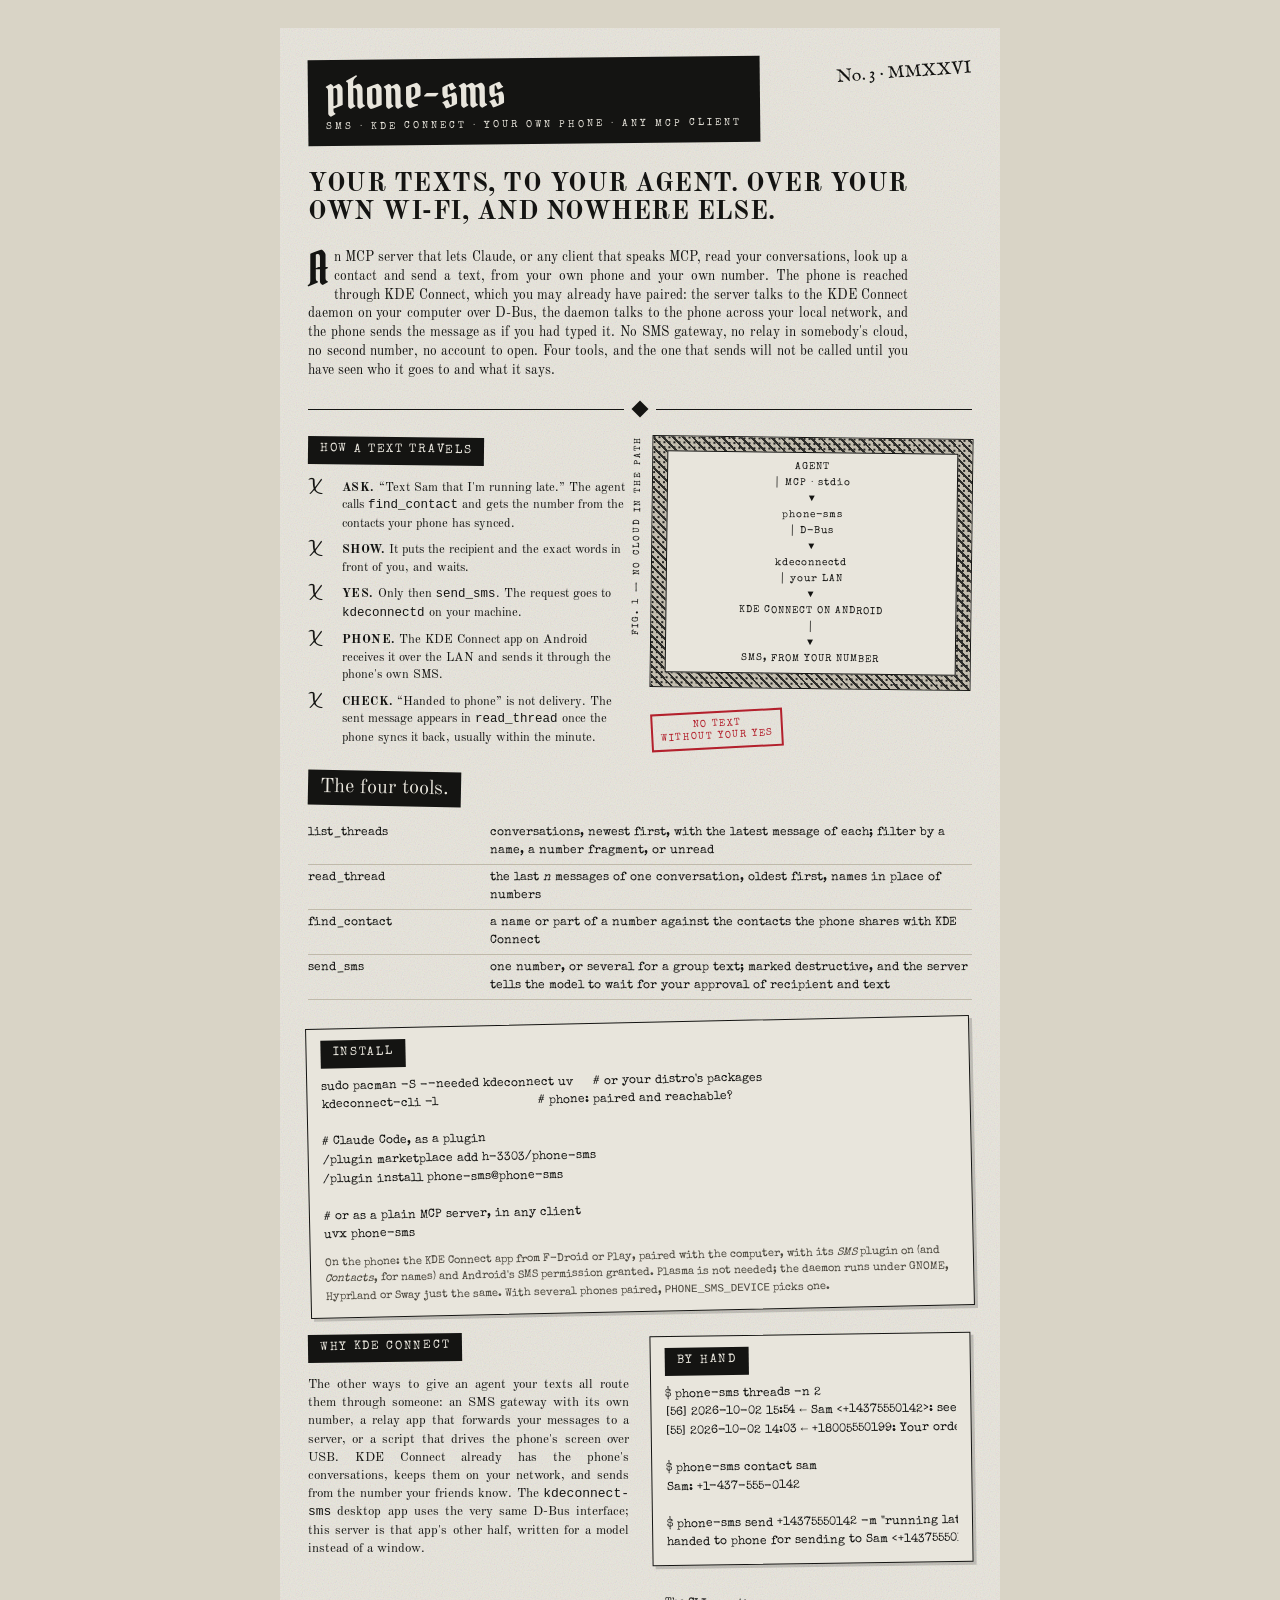
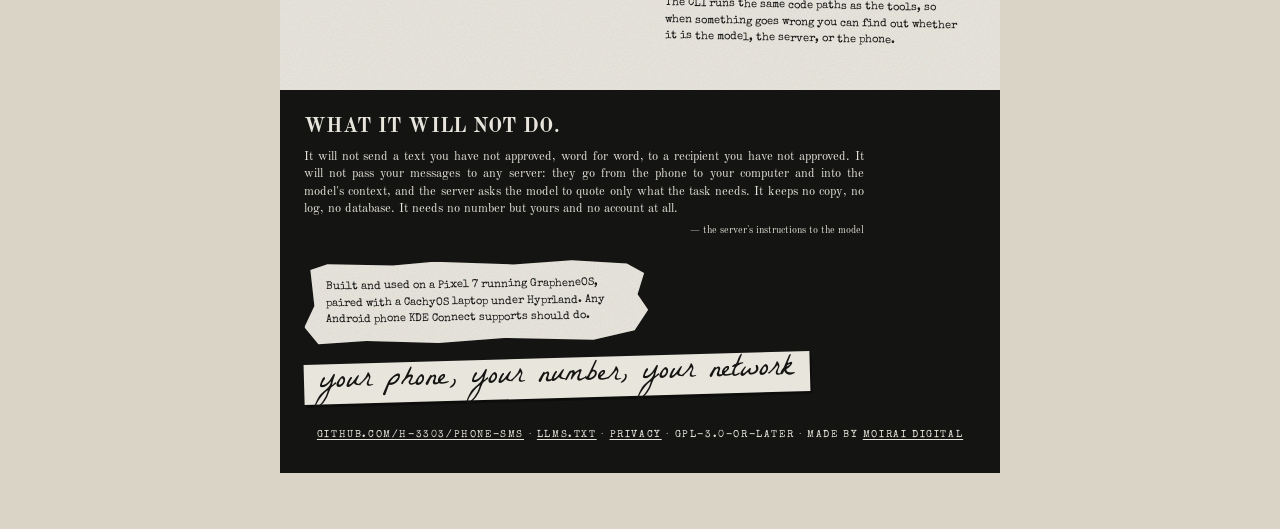
<file: site/index.html>
<!doctype html>
<html lang="en">
<head>
<meta charset="utf-8">
<meta name="viewport" content="width=device-width, initial-scale=1">
<title>phone-sms · your texts, to your agent, over your own Wi-Fi</title>
<meta name="description" content="An MCP server that lets Claude or any MCP client read and send SMS through your own Android phone and number, over KDE Connect on your local network. No cloud relay, no SMS gateway, no account. Nothing is sent without your yes.">
<link rel="canonical" href="https://phone-sms.vercel.app/">
<link rel="alternate" type="text/plain" href="https://phone-sms.vercel.app/llms.txt" title="llms.txt">
<meta property="og:type" content="website">
<meta property="og:site_name" content="phone-sms">
<meta property="og:url" content="https://phone-sms.vercel.app/">
<meta property="og:title" content="phone-sms · your texts, to your agent, over your own Wi-Fi">
<meta property="og:description" content="Read and send SMS from Claude through your own Android phone. KDE Connect · local network · four MCP tools · nothing sent without your yes.">
<meta property="og:image" content="https://phone-sms.vercel.app/og.png">
<meta property="og:image:width" content="1200">
<meta property="og:image:height" content="630">
<meta property="og:image:alt" content="The phone-sms page: masthead, headline, how a text travels from the agent to the phone.">
<meta name="twitter:card" content="summary_large_image">
<meta name="twitter:title" content="phone-sms · your texts, to your agent, over your own Wi-Fi">
<meta name="twitter:description" content="Read and send SMS from Claude through your own Android phone, over KDE Connect. No cloud relay.">
<meta name="twitter:image" content="https://phone-sms.vercel.app/og.png">
<script type="application/ld+json">
{
  "@context": "https://schema.org",
  "@type": "SoftwareApplication",
  "name": "phone-sms",
  "url": "https://phone-sms.vercel.app/",
  "description": "An MCP server that lets Claude or any MCP client read and send SMS through the user's own Android phone, over KDE Connect on the local network.",
  "applicationCategory": "DeveloperApplication",
  "applicationSubCategory": "MCP server",
  "operatingSystem": "Linux",
  "softwareVersion": "0.1.0",
  "license": "https://www.gnu.org/licenses/gpl-3.0.html",
  "isAccessibleForFree": true,
  "codeRepository": "https://github.com/h-3303/phone-sms",
  "installUrl": "https://github.com/h-3303/phone-sms#install",
  "softwareRequirements": "KDE Connect (kdeconnectd) paired with an Android phone, uv",
  "keywords": "mcp, mcp-server, sms, kde-connect, android, claude, claude-code, local-first",
  "author": { "@type": "Person", "name": "h-3303", "url": "https://github.com/h-3303" }
}
</script>
<link rel="stylesheet" href="dtw.css">
<link rel="icon" href="data:image/svg+xml,%3Csvg xmlns='http://www.w3.org/2000/svg' viewBox='0 0 32 32'%3E%3Crect width='32' height='32' fill='%23141412'/%3E%3Ctext x='16' y='24' text-anchor='middle' font-family='serif' font-weight='700' font-size='22' fill='%23e8e5dc'%3Ep%3C/text%3E%3C/svg%3E">
<style>
  /* Page furniture only: the system's tokens and classes do the rest. */
  html { background: var(--dtw-paper-2nd); }
  body { margin: 0; padding: 28px 16px 56px; color: var(--dtw-toner); }
  .page { max-width: 720px; margin: 0 auto; }
  .sheet { padding: 30px 28px 34px; }
  .row { display: flex; justify-content: space-between; align-items: flex-start; gap: 16px; }
  .pre { white-space: pre; overflow-x: auto; margin: 0; font-size: 12px; line-height: 1.55; }
  a { color: inherit; text-decoration: underline; text-decoration-thickness: 1px; text-underline-offset: 2px; }
  .dtw-sheet--black a { color: var(--dtw-paper); }
  .stack > * + * { margin-top: 22px; }
  .two { display: grid; grid-template-columns: 1fr 1fr; gap: 26px 22px; align-items: start; }
  .two > * { min-width: 0; }
  .black-band { padding: 26px 24px 30px; margin: 30px -28px -34px; }
  .steps .dtw-x-list__item { font-size: 12.5px; }
  .steps b { font-weight: 700; letter-spacing: 0.03em; }
  .tools { font: 400 12px/1.5 var(--dtw-font-typewriter); margin: 0; padding: 0; list-style: none; }
  .tools li { display: grid; grid-template-columns: 170px 1fr; gap: 12px; padding: 4px 0; border-bottom: 1px solid var(--dtw-grey-2); }
  .tools code { font: inherit; }
  .rot-1 { transform: rotate(-0.8deg); } .rot-2 { transform: rotate(0.6deg); } .rot-3 { transform: rotate(-1.2deg); } .rot-4 { transform: rotate(1.1deg); }
  @media (max-width: 640px) {
    .sheet { padding: 22px 16px 26px; }
    .two { grid-template-columns: 1fr; }
    .black-band { margin: 26px -16px -26px; padding: 22px 16px 26px; }
    .dtw-masthead__title { font-size: 34px !important; }
    .tools li { grid-template-columns: 1fr; gap: 2px; }
    .dtw-plate__spine { display: none; }
  }
</style>
</head>
<body>
<main class="page">
<div class="dtw-sheet dtw-sheet--paper dtw-xerox sheet">

  <div class="row">
    <div class="dtw-masthead dtw-masthead--bar" style="transform: rotate(-0.6deg)">
      <div class="dtw-masthead__title">phone-sms</div>
      <div class="dtw-masthead__tagline">SMS · KDE CONNECT · YOUR OWN PHONE · ANY MCP CLIENT</div>
    </div>
    <span class="dtw-folio" style="transform: rotate(-4deg); margin-top: 6px">No. 3 · MMXXVI</span>
  </div>

  <div class="stack" style="margin-top: 26px">
    <h1 class="dtw-headline" style="font-size: 26px; max-width: 600px">
      YOUR TEXTS, TO YOUR AGENT. OVER YOUR OWN WI-FI, AND NOWHERE ELSE.
    </h1>

    <p class="dtw-body" style="font-size: 13.5px; max-width: 600px">
      <span class="dtw-body__dropcap">A</span>n MCP server that lets Claude, or any client that speaks MCP, read your
      conversations, look up a contact and send a text, from your own phone and your own number. The phone is reached
      through KDE Connect, which you may already have paired: the server talks to the KDE Connect daemon on your
      computer over D-Bus, the daemon talks to the phone across your local network, and the phone sends the message
      as if you had typed it. No SMS gateway, no relay in somebody's cloud, no second number, no account to open.
      Four tools, and the one that sends will not be called until you have seen who it goes to and what it says.
    </p>

    <div class="dtw-ornament dtw-ornament--diamond"><div class="dtw-ornament__line"></div><div class="dtw-ornament__diamond"></div><div class="dtw-ornament__line"></div></div>

    <div class="two">
      <div>
        <div class="dtw-bar-heading dtw-bar-heading--typewriter rot-2">HOW A TEXT TRAVELS</div>
        <div class="dtw-x-list steps" style="margin-top: 14px">
          <div class="dtw-x-list__item"><span class="dtw-x-list__x">X</span><span><b>ASK.</b> “Text Sam that I'm running late.” The agent calls <code>find_contact</code> and gets the number from the contacts your phone has synced.</span></div>
          <div class="dtw-x-list__item"><span class="dtw-x-list__x">X</span><span><b>SHOW.</b> It puts the recipient and the exact words in front of you, and waits.</span></div>
          <div class="dtw-x-list__item"><span class="dtw-x-list__x">X</span><span><b>YES.</b> Only then <code>send_sms</code>. The request goes to <code>kdeconnectd</code> on your machine.</span></div>
          <div class="dtw-x-list__item"><span class="dtw-x-list__x">X</span><span><b>PHONE.</b> The KDE Connect app on Android receives it over the LAN and sends it through the phone's own SMS.</span></div>
          <div class="dtw-x-list__item"><span class="dtw-x-list__x">X</span><span><b>CHECK.</b> “Handed to phone” is not delivery. The sent message appears in <code>read_thread</code> once the phone syncs it back, usually within the minute.</span></div>
        </div>
      </div>

      <div class="stack">
        <div class="dtw-plate" style="height: 250px; transform: rotate(0.7deg)">
          <div class="dtw-plate__fill dtw-hatch dtw-tone" style="background-color: var(--dtw-grey-2); opacity: 0.9"></div>
          <div class="dtw-plate__label" style="font-size: 10px; background: var(--dtw-paper); inset: 14px; border: 1px solid var(--dtw-toner)">AGENT
│ MCP · stdio
▼
phone-sms
│ D-Bus
▼
kdeconnectd
│ your LAN
▼
KDE CONNECT ON ANDROID
│
▼
SMS, FROM YOUR NUMBER</div>
          <div class="dtw-plate__spine"><span>FIG. 1 — NO CLOUD IN THE PATH</span></div>
        </div>

        <div class="dtw-stamp" style="transform: rotate(-3deg)">NO TEXT<br>WITHOUT YOUR YES</div>
      </div>
    </div>

    <div>
      <div class="dtw-bar-heading dtw-bar-heading--serif rot-4">The four tools.</div>
      <ul class="tools" style="margin-top: 14px">
        <li><code>list_threads</code><span>conversations, newest first, with the latest message of each; filter by a name, a number fragment, or unread</span></li>
        <li><code>read_thread</code><span>the last <em>n</em> messages of one conversation, oldest first, names in place of numbers</span></li>
        <li><code>find_contact</code><span>a name or part of a number against the contacts the phone shares with KDE Connect</span></li>
        <li><code>send_sms</code><span>one number, or several for a group text; marked destructive, and the server tells the model to wait for your approval of recipient and text</span></li>
      </ul>
    </div>

    <div class="dtw-pasted-box rot-3">
      <div class="dtw-bar-heading dtw-bar-heading--typewriter" style="margin: -4px 0 10px">INSTALL</div>
<pre class="dtw-typewriter pre">sudo pacman -S --needed kdeconnect uv     # or your distro's packages
kdeconnect-cli -l                         # phone: paired and reachable?

# Claude Code, as a plugin
/plugin marketplace add h-3303/phone-sms
/plugin install phone-sms@phone-sms

# or as a plain MCP server, in any client
uvx phone-sms</pre>
      <p class="dtw-typewriter dtw-typewriter--muted" style="font-size: 11px; margin-top: 10px">
        On the phone: the KDE Connect app from F-Droid or Play, paired with the computer, with its <em>SMS</em> plugin
        on (and <em>Contacts</em>, for names) and Android's SMS permission granted. Plasma is not needed; the daemon
        runs under GNOME, Hyprland or Sway just the same. With several phones paired,
        <code>PHONE_SMS_DEVICE</code> picks one.
      </p>
    </div>

    <div class="two">
      <div>
        <div class="dtw-bar-heading dtw-bar-heading--typewriter rot-1">WHY KDE CONNECT</div>
        <p class="dtw-body" style="font-size: 13px; margin-top: 14px">
          The other ways to give an agent your texts all route them through someone: an SMS gateway with its own number,
          a relay app that forwards your messages to a server, or a script that drives the phone's screen over USB.
          KDE Connect already has the phone's conversations, keeps them on your network, and sends from the number
          your friends know. The <code>kdeconnect-sms</code> desktop app uses the very same D-Bus interface; this server
          is that app's other half, written for a model instead of a window.
        </p>
      </div>
      <div class="stack">
        <div class="dtw-pasted-box rot-1">
          <div class="dtw-bar-heading dtw-bar-heading--typewriter" style="margin: -4px 0 10px">BY HAND</div>
<pre class="dtw-typewriter pre">$ phone-sms threads -n 2
[56] 2026-10-02 15:54 ← Sam &lt;+14375550142&gt;: see you at 7
[55] 2026-10-02 14:03 ← +18005550199: Your order shipped.

$ phone-sms contact sam
Sam: +1-437-555-0142

$ phone-sms send +14375550142 -m "running late"
handed to phone for sending to Sam &lt;+14375550142&gt;</pre>
        </div>
        <div class="dtw-torn-scrap dtw-torn-scrap--v2 dtw-xerox" style="transform: rotate(1.2deg); max-width: 300px">
          <p class="dtw-typewriter" style="font-size: 11px">The CLI runs the same code paths as the tools, so when something goes wrong you can find out whether it is the model, the server, or the phone.</p>
        </div>
      </div>
    </div>
  </div>

  <div class="dtw-sheet dtw-sheet--black black-band">
    <div class="dtw-reversed-panel" style="padding: 0; max-width: 560px">
      <h2 class="dtw-headline dtw-headline--on-black" style="font-size: 20px">WHAT IT WILL NOT DO.</h2>
      <p class="dtw-body dtw-body--on-black" style="margin-top: 10px">
        It will not send a text you have not approved, word for word, to a recipient you have not approved. It will not
        pass your messages to any server: they go from the phone to your computer and into the model's context, and
        the server asks the model to quote only what the task needs. It keeps no copy, no log, no database. It needs
        no number but yours and no account at all.
      </p>
      <div class="dtw-reversed-panel__attr">— the server's instructions to the model</div>
    </div>

    <div class="row" style="margin-top: 26px; flex-wrap: wrap; align-items: center">
      <div class="dtw-torn-scrap dtw-torn-scrap--v1 dtw-xerox" style="transform: rotate(-0.9deg); max-width: 300px">
        <p class="dtw-typewriter" style="font-size: 11px">Built and used on a Pixel 7 running GrapheneOS, paired with a CachyOS laptop under Hyprland. Any Android phone KDE Connect supports should do.</p>
      </div>
      <div class="dtw-pasted-slip dtw-pasted-slip--hand" style="transform: rotate(-1.6deg); font-size: 30px">your phone, your number, your network</div>
    </div>

    <p class="dtw-typewriter dtw-typewriter--on-black dtw-typewriter--tracked dtw-typewriter--caps" style="font-size: 10px; margin-top: 30px; text-align: center">
      <a href="https://github.com/h-3303/phone-sms">github.com/h-3303/phone-sms</a> · <a href="llms.txt">llms.txt</a> · <a href="privacy">privacy</a> · GPL-3.0-or-later · made by <a href="https://www.moiraidigital.com/">Moirai Digital</a>
    </p>
  </div>

</div>
</main>
</body>
</html>
</file>
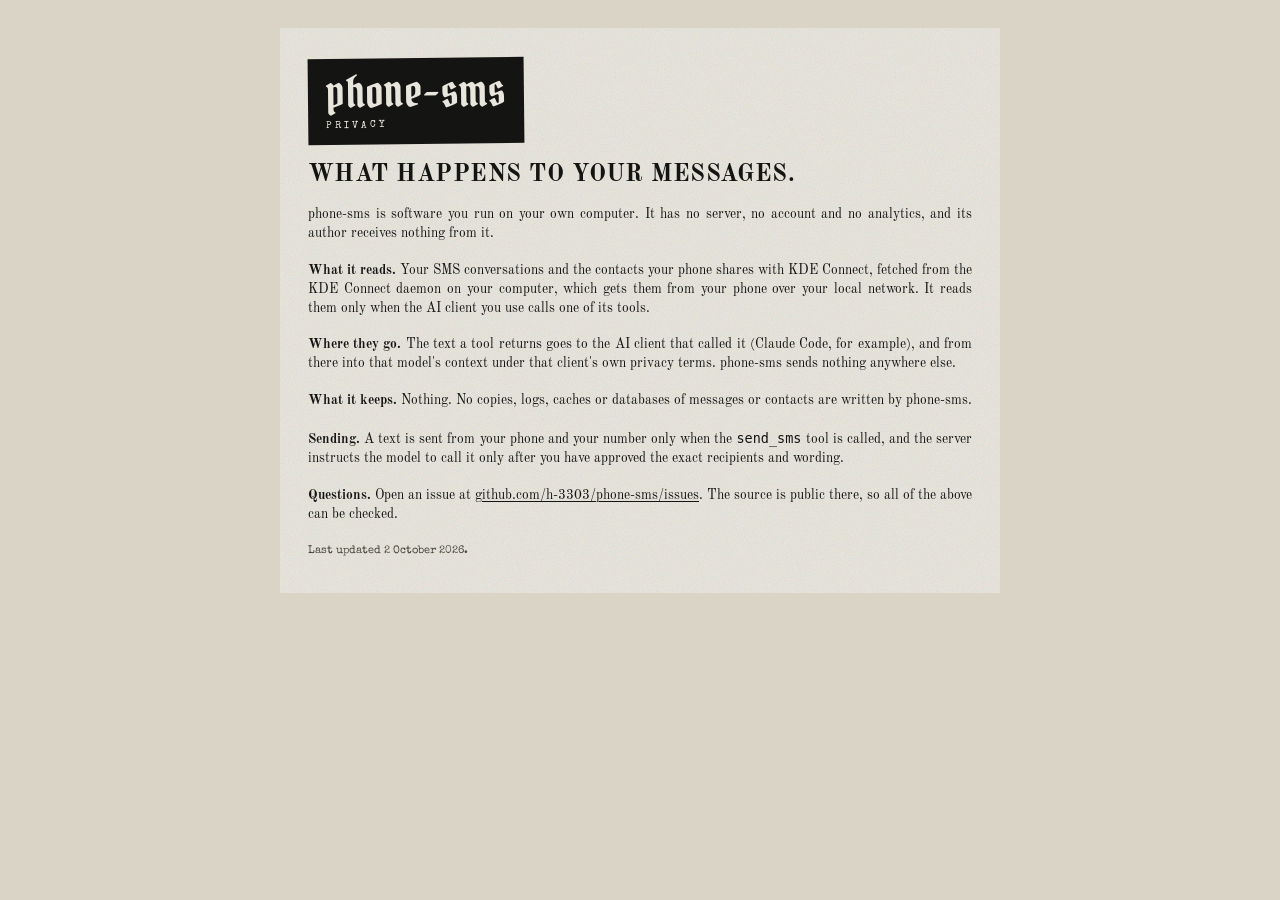
<file: site/privacy.html>
<!doctype html>
<html lang="en">
<head>
<meta charset="utf-8">
<meta name="viewport" content="width=device-width, initial-scale=1">
<title>phone-sms · privacy</title>
<meta name="description" content="What phone-sms does with your messages and contacts: it reads them from your own phone over your local network and keeps nothing.">
<link rel="canonical" href="https://phone-sms.vercel.app/privacy">
<link rel="stylesheet" href="dtw.css">
<style>
  html { background: var(--dtw-paper-2nd); }
  body { margin: 0; padding: 28px 16px 56px; color: var(--dtw-toner); }
  .page { max-width: 720px; margin: 0 auto; }
  .sheet { padding: 30px 28px 34px; }
  .stack > * + * { margin-top: 18px; }
  a { color: inherit; text-decoration: underline; text-decoration-thickness: 1px; text-underline-offset: 2px; }
  @media (max-width: 640px) { .sheet { padding: 22px 16px 26px; } }
</style>
</head>
<body>
<main class="page">
<div class="dtw-sheet dtw-sheet--paper dtw-xerox sheet stack">
  <div class="dtw-masthead dtw-masthead--bar" style="transform: rotate(-0.6deg); display: inline-block">
    <div class="dtw-masthead__title"><a href="/" style="text-decoration:none">phone-sms</a></div>
    <div class="dtw-masthead__tagline">PRIVACY</div>
  </div>
  <h1 class="dtw-headline" style="font-size: 24px">WHAT HAPPENS TO YOUR MESSAGES.</h1>
  <p class="dtw-body" style="font-size: 13.5px">phone-sms is software you run on your own computer. It has no server, no account and no analytics, and its author receives nothing from it.</p>
  <p class="dtw-body" style="font-size: 13.5px"><b>What it reads.</b> Your SMS conversations and the contacts your phone shares with KDE Connect, fetched from the KDE Connect daemon on your computer, which gets them from your phone over your local network. It reads them only when the AI client you use calls one of its tools.</p>
  <p class="dtw-body" style="font-size: 13.5px"><b>Where they go.</b> The text a tool returns goes to the AI client that called it (Claude Code, for example), and from there into that model's context under that client's own privacy terms. phone-sms sends nothing anywhere else.</p>
  <p class="dtw-body" style="font-size: 13.5px"><b>What it keeps.</b> Nothing. No copies, logs, caches or databases of messages or contacts are written by phone-sms.</p>
  <p class="dtw-body" style="font-size: 13.5px"><b>Sending.</b> A text is sent from your phone and your number only when the <code>send_sms</code> tool is called, and the server instructs the model to call it only after you have approved the exact recipients and wording.</p>
  <p class="dtw-body" style="font-size: 13.5px"><b>Questions.</b> Open an issue at <a href="https://github.com/h-3303/phone-sms/issues">github.com/h-3303/phone-sms/issues</a>. The source is public there, so all of the above can be checked.</p>
  <p class="dtw-typewriter dtw-typewriter--muted" style="font-size: 11px">Last updated 2 October 2026.</p>
</div>
</main>
</body>
</html>
</file>
<file: site/dtw.css>
/* Site stylesheet. Fonts: SIL OFL. */
/* Vendored Google Fonts (SIL OFL): Pirata One, Old Standard TT, Special Elite,
 * IM Fell English SC, La Belle Aurore. Downloaded 2026-08-23. */
@font-face{font-family:'IM Fell English SC';font-style:normal;font-weight:400;font-display:swap;src:url('./fonts/im-fell-english-sc-400-latin.woff2') format('woff2');unicode-range:U+0000-00FF, U+0131, U+0152-0153, U+02BB-02BC, U+02C6, U+02DA, U+02DC, U+0304, U+0308, U+0329, U+2000-206F, U+20AC, U+2122, U+2191, U+2193, U+2212, U+2215, U+FEFF, U+FFFD;}
@font-face{font-family:'La Belle Aurore';font-style:normal;font-weight:400;font-display:swap;src:url('./fonts/la-belle-aurore-400-latin-ext.woff2') format('woff2');unicode-range:U+0100-02BA, U+02BD-02C5, U+02C7-02CC, U+02CE-02D7, U+02DD-02FF, U+0304, U+0308, U+0329, U+1D00-1DBF, U+1E00-1E9F, U+1EF2-1EFF, U+2020, U+20A0-20AB, U+20AD-20C0, U+2113, U+2C60-2C7F, U+A720-A7FF;}
@font-face{font-family:'La Belle Aurore';font-style:normal;font-weight:400;font-display:swap;src:url('./fonts/la-belle-aurore-400-latin.woff2') format('woff2');unicode-range:U+0000-00FF, U+0131, U+0152-0153, U+02BB-02BC, U+02C6, U+02DA, U+02DC, U+0304, U+0308, U+0329, U+2000-206F, U+20AC, U+2122, U+2191, U+2193, U+2212, U+2215, U+FEFF, U+FFFD;}
@font-face{font-family:'Old Standard TT';font-style:italic;font-weight:400;font-display:swap;src:url('./fonts/old-standard-tt-400i-cyrillic-ext.woff2') format('woff2');unicode-range:U+0460-052F, U+1C80-1C8A, U+20B4, U+2DE0-2DFF, U+A640-A69F, U+FE2E-FE2F;}
@font-face{font-family:'Old Standard TT';font-style:italic;font-weight:400;font-display:swap;src:url('./fonts/old-standard-tt-400i-cyrillic.woff2') format('woff2');unicode-range:U+0301, U+0400-045F, U+0490-0491, U+04B0-04B1, U+2116;}
@font-face{font-family:'Old Standard TT';font-style:italic;font-weight:400;font-display:swap;src:url('./fonts/old-standard-tt-400i-vietnamese.woff2') format('woff2');unicode-range:U+0102-0103, U+0110-0111, U+0128-0129, U+0168-0169, U+01A0-01A1, U+01AF-01B0, U+0300-0301, U+0303-0304, U+0308-0309, U+0323, U+0329, U+1EA0-1EF9, U+20AB;}
@font-face{font-family:'Old Standard TT';font-style:italic;font-weight:400;font-display:swap;src:url('./fonts/old-standard-tt-400i-latin-ext.woff2') format('woff2');unicode-range:U+0100-02BA, U+02BD-02C5, U+02C7-02CC, U+02CE-02D7, U+02DD-02FF, U+0304, U+0308, U+0329, U+1D00-1DBF, U+1E00-1E9F, U+1EF2-1EFF, U+2020, U+20A0-20AB, U+20AD-20C0, U+2113, U+2C60-2C7F, U+A720-A7FF;}
@font-face{font-family:'Old Standard TT';font-style:italic;font-weight:400;font-display:swap;src:url('./fonts/old-standard-tt-400i-latin.woff2') format('woff2');unicode-range:U+0000-00FF, U+0131, U+0152-0153, U+02BB-02BC, U+02C6, U+02DA, U+02DC, U+0304, U+0308, U+0329, U+2000-206F, U+20AC, U+2122, U+2191, U+2193, U+2212, U+2215, U+FEFF, U+FFFD;}
@font-face{font-family:'Old Standard TT';font-style:normal;font-weight:400;font-display:swap;src:url('./fonts/old-standard-tt-400-cyrillic-ext.woff2') format('woff2');unicode-range:U+0460-052F, U+1C80-1C8A, U+20B4, U+2DE0-2DFF, U+A640-A69F, U+FE2E-FE2F;}
@font-face{font-family:'Old Standard TT';font-style:normal;font-weight:400;font-display:swap;src:url('./fonts/old-standard-tt-400-cyrillic.woff2') format('woff2');unicode-range:U+0301, U+0400-045F, U+0490-0491, U+04B0-04B1, U+2116;}
@font-face{font-family:'Old Standard TT';font-style:normal;font-weight:400;font-display:swap;src:url('./fonts/old-standard-tt-400-vietnamese.woff2') format('woff2');unicode-range:U+0102-0103, U+0110-0111, U+0128-0129, U+0168-0169, U+01A0-01A1, U+01AF-01B0, U+0300-0301, U+0303-0304, U+0308-0309, U+0323, U+0329, U+1EA0-1EF9, U+20AB;}
@font-face{font-family:'Old Standard TT';font-style:normal;font-weight:400;font-display:swap;src:url('./fonts/old-standard-tt-400-latin-ext.woff2') format('woff2');unicode-range:U+0100-02BA, U+02BD-02C5, U+02C7-02CC, U+02CE-02D7, U+02DD-02FF, U+0304, U+0308, U+0329, U+1D00-1DBF, U+1E00-1E9F, U+1EF2-1EFF, U+2020, U+20A0-20AB, U+20AD-20C0, U+2113, U+2C60-2C7F, U+A720-A7FF;}
@font-face{font-family:'Old Standard TT';font-style:normal;font-weight:400;font-display:swap;src:url('./fonts/old-standard-tt-400-latin.woff2') format('woff2');unicode-range:U+0000-00FF, U+0131, U+0152-0153, U+02BB-02BC, U+02C6, U+02DA, U+02DC, U+0304, U+0308, U+0329, U+2000-206F, U+20AC, U+2122, U+2191, U+2193, U+2212, U+2215, U+FEFF, U+FFFD;}
@font-face{font-family:'Old Standard TT';font-style:normal;font-weight:700;font-display:swap;src:url('./fonts/old-standard-tt-700-cyrillic-ext.woff2') format('woff2');unicode-range:U+0460-052F, U+1C80-1C8A, U+20B4, U+2DE0-2DFF, U+A640-A69F, U+FE2E-FE2F;}
@font-face{font-family:'Old Standard TT';font-style:normal;font-weight:700;font-display:swap;src:url('./fonts/old-standard-tt-700-cyrillic.woff2') format('woff2');unicode-range:U+0301, U+0400-045F, U+0490-0491, U+04B0-04B1, U+2116;}
@font-face{font-family:'Old Standard TT';font-style:normal;font-weight:700;font-display:swap;src:url('./fonts/old-standard-tt-700-vietnamese.woff2') format('woff2');unicode-range:U+0102-0103, U+0110-0111, U+0128-0129, U+0168-0169, U+01A0-01A1, U+01AF-01B0, U+0300-0301, U+0303-0304, U+0308-0309, U+0323, U+0329, U+1EA0-1EF9, U+20AB;}
@font-face{font-family:'Old Standard TT';font-style:normal;font-weight:700;font-display:swap;src:url('./fonts/old-standard-tt-700-latin-ext.woff2') format('woff2');unicode-range:U+0100-02BA, U+02BD-02C5, U+02C7-02CC, U+02CE-02D7, U+02DD-02FF, U+0304, U+0308, U+0329, U+1D00-1DBF, U+1E00-1E9F, U+1EF2-1EFF, U+2020, U+20A0-20AB, U+20AD-20C0, U+2113, U+2C60-2C7F, U+A720-A7FF;}
@font-face{font-family:'Old Standard TT';font-style:normal;font-weight:700;font-display:swap;src:url('./fonts/old-standard-tt-700-latin.woff2') format('woff2');unicode-range:U+0000-00FF, U+0131, U+0152-0153, U+02BB-02BC, U+02C6, U+02DA, U+02DC, U+0304, U+0308, U+0329, U+2000-206F, U+20AC, U+2122, U+2191, U+2193, U+2212, U+2215, U+FEFF, U+FFFD;}
@font-face{font-family:'Pirata One';font-style:normal;font-weight:400;font-display:swap;src:url('./fonts/pirata-one-400-latin-ext.woff2') format('woff2');unicode-range:U+0100-02BA, U+02BD-02C5, U+02C7-02CC, U+02CE-02D7, U+02DD-02FF, U+0304, U+0308, U+0329, U+1D00-1DBF, U+1E00-1E9F, U+1EF2-1EFF, U+2020, U+20A0-20AB, U+20AD-20C0, U+2113, U+2C60-2C7F, U+A720-A7FF;}
@font-face{font-family:'Pirata One';font-style:normal;font-weight:400;font-display:swap;src:url('./fonts/pirata-one-400-latin.woff2') format('woff2');unicode-range:U+0000-00FF, U+0131, U+0152-0153, U+02BB-02BC, U+02C6, U+02DA, U+02DC, U+0304, U+0308, U+0329, U+2000-206F, U+20AC, U+2122, U+2191, U+2193, U+2212, U+2215, U+FEFF, U+FFFD;}
@font-face{font-family:'Special Elite';font-style:normal;font-weight:400;font-display:swap;src:url('./fonts/special-elite-400-latin-ext.woff2') format('woff2');unicode-range:U+0100-02BA, U+02BD-02C5, U+02C7-02CC, U+02CE-02D7, U+02DD-02FF, U+0304, U+0308, U+0329, U+1D00-1DBF, U+1E00-1E9F, U+1EF2-1EFF, U+2020, U+20A0-20AB, U+20AD-20C0, U+2113, U+2C60-2C7F, U+A720-A7FF;}
@font-face{font-family:'Special Elite';font-style:normal;font-weight:400;font-display:swap;src:url('./fonts/special-elite-400-latin.woff2') format('woff2');unicode-range:U+0000-00FF, U+0131, U+0152-0153, U+02BB-02BC, U+02C6, U+02DA, U+02DC, U+0304, U+0308, U+0329, U+2000-206F, U+20AC, U+2122, U+2191, U+2193, U+2212, U+2215, U+FEFF, U+FFFD;}
/*
 * Design tokens: six voices + one hollow, one red, sixteen devices, two grounds.
 */
:root {
  /* SURFACES — two inks only: toner black and the paper it failed to cover */
  --dtw-paper: #e8e5dc;        /* PAPER */
  --dtw-paper-2nd: #d9d4c6;    /* 2ND GEN photocopy */
  --dtw-toner: #141412;        /* TONER */
  --dtw-ink: #1a1a18;          /* line ink / borders */

  /* halftone greys — photocopied midtones, never used as tints for type */
  --dtw-grey-1: #c9c4b6;
  --dtw-grey-2: #bfb9aa;
  --dtw-grey-3: #b8b2a3;
  --dtw-grey-4: #a8a294;
  --dtw-grey-5: #8f8a7c;

  /* THE RED RULE — one gesture per artifact, never a background */
  --dtw-cardinal: #b3202c;     /* CARDINAL — red on paper */
  --dtw-dried-blood: #8e1a1f;  /* DRIED BLOOD — red on black */

  /* muted label ink (specimen labels, colophons on paper) */
  --dtw-label: #4a463c;
  --dtw-label-faint: #6a6558;

  /* VOICES */
  --dtw-font-blackletter: 'Pirata One', serif;        /* I — covers, mastheads */
  --dtw-font-serif: 'Old Standard TT', serif;         /* II caps, III body */
  --dtw-font-typewriter: 'Special Elite', monospace;  /* IV — manifestos, addresses */
  --dtw-font-hand: 'La Belle Aurore', cursive;        /* V — always black, on paper */
  --dtw-font-fell: 'IM Fell English SC', serif;       /* VI — folios, furniture */

  /* hard paste-up shadows — no soft blur anywhere */
  --dtw-shadow-paste: 3px 3px 0 rgba(20, 20, 18, 0.18);
  --dtw-shadow-slip: 2px 3px 0 rgba(0, 0, 0, 0.35);
  --dtw-shadow-slip-dark: 2px 2px 0 rgba(0, 0, 0, 0.45);
}

/* TEXTURES — every image is a photocopy of a photocopy */
.dtw-xerox {
  background-image: url("data:image/svg+xml,%3Csvg xmlns='http://www.w3.org/2000/svg' width='140' height='140'%3E%3Cfilter id='n'%3E%3CfeTurbulence type='fractalNoise' baseFrequency='.85' numOctaves='3'/%3E%3C/filter%3E%3Crect width='140' height='140' filter='url(%23n)' opacity='.22'/%3E%3C/svg%3E");
}
.dtw-tone {
  background-image: radial-gradient(circle at 1px 1px, #111 1.1px, transparent 1.3px);
  background-size: 5px 5px;
}
.dtw-tone-fine {
  background-image: radial-gradient(circle at 1px 1px, #111 0.8px, transparent 1px);
  background-size: 3px 3px;
}
.dtw-hatch {
  background-image: repeating-linear-gradient(45deg, #1a1a18 0 2px, transparent 2px 7px);
}
.dtw-hatch.dtw-tone {
  background-image: repeating-linear-gradient(45deg, #1a1a18 0 2px, transparent 2px 7px),
    radial-gradient(circle at 1px 1px, #111 1.1px, transparent 1.3px);
  background-size: auto, 5px 5px;
}
/* Component styles.
 * Rules of the hand: nothing centered by machine (rotations ride inline style),
 * two inks only, knockout from black bars never grey tint, hard edges, no rounding. */

/* ---- Sheet — the artifact surface ---- */
.dtw-sheet { position: relative; overflow: hidden; }
.dtw-sheet--paper { background-color: var(--dtw-paper); color: var(--dtw-toner); }
.dtw-sheet--aged { background-color: var(--dtw-paper-2nd); color: var(--dtw-toner); }
.dtw-sheet--black { background-color: var(--dtw-toner); color: var(--dtw-paper); }

/* ---- Voices ---- */
.dtw-masthead { display: inline-block; }
.dtw-masthead--bar { background: var(--dtw-toner); padding: 14px 18px; }
.dtw-masthead__title { font: 400 44px/0.9 var(--dtw-font-blackletter); letter-spacing: 0.01em; color: var(--dtw-toner); }
.dtw-masthead--bar .dtw-masthead__title { color: var(--dtw-paper); }
.dtw-masthead__tagline { font: 400 10px/1 var(--dtw-font-typewriter); letter-spacing: 0.3em; margin-top: 8px; color: var(--dtw-toner); }
.dtw-masthead--bar .dtw-masthead__tagline { color: var(--dtw-paper); }

.dtw-hollow { font: 400 34px/1 var(--dtw-font-blackletter); color: transparent; -webkit-text-stroke: 1.3px var(--dtw-toner); }
.dtw-hollow--on-black { -webkit-text-stroke-color: var(--dtw-paper); }
.dtw-hollow-chip { display: inline-block; background: var(--dtw-toner); padding: 4px 12px 7px; }

.dtw-headline { font: 700 21px/1.1 var(--dtw-font-serif); letter-spacing: 0.02em; color: var(--dtw-toner); margin: 0; }
.dtw-headline--on-black { color: var(--dtw-paper); }

.dtw-redword { color: var(--dtw-cardinal); }
.dtw-redword--on-black { color: var(--dtw-dried-blood); }
.dtw-redword--underline { color: inherit; border-bottom: 4px solid var(--dtw-cardinal); }
.dtw-redword--underline.dtw-redword--on-black { border-bottom-color: var(--dtw-dried-blood); }

.dtw-body { font: 400 12.5px/1.4 var(--dtw-font-serif); color: var(--dtw-toner); text-align: justify; margin: 0; }
.dtw-body--on-black { color: var(--dtw-paper); }
.dtw-body--italic { font-style: italic; }
.dtw-body--columns { columns: 2; column-gap: 18px; }
.dtw-body__dropcap { float: left; font: 400 46px/0.78 var(--dtw-font-blackletter); padding: 2px 6px 0 0; }
.dtw-body__dropcap--serif { font-family: var(--dtw-font-serif); font-weight: 700; line-height: 0.84; }

.dtw-typewriter { font: 400 13px/1.5 var(--dtw-font-typewriter); color: var(--dtw-toner); margin: 0; }
.dtw-typewriter--on-black { color: var(--dtw-paper); }
.dtw-typewriter--tracked { letter-spacing: 0.16em; }
.dtw-typewriter--caps { text-transform: uppercase; }
.dtw-typewriter--muted { color: var(--dtw-label); }
.dtw-typewriter--on-black.dtw-typewriter--muted { color: var(--dtw-paper); opacity: 0.65; }

.dtw-hand { font: 400 21.5px/1.3 var(--dtw-font-hand); color: var(--dtw-toner); margin: 0; }

.dtw-folio { display: inline-block; font: 400 18px/1 var(--dtw-font-fell); color: var(--dtw-toner); }
.dtw-folio--on-black { color: var(--dtw-paper); }

/* ---- Devices ---- */
.dtw-bar-heading { display: inline-block; background: var(--dtw-toner); color: var(--dtw-paper); padding: 5px 12px; }
.dtw-bar-heading--serif { font: 400 20px/1.25 var(--dtw-font-serif); }
.dtw-bar-heading--typewriter { font: 400 12px/1.3 var(--dtw-font-typewriter); letter-spacing: 0.14em; padding: 6px 12px; }

.dtw-pasted-box { background: var(--dtw-paper); border: 1px solid var(--dtw-toner); padding: 12px 14px; box-shadow: var(--dtw-shadow-paste); }
.dtw-pasted-box--borderless { border: none; }

.dtw-pasted-slip { display: inline-block; background: var(--dtw-paper); box-shadow: var(--dtw-shadow-slip); }
.dtw-pasted-slip--hand { font: 400 37px/1 var(--dtw-font-hand); color: var(--dtw-toner); padding: 4px 16px 6px; }
.dtw-pasted-slip--typewriter { font: 400 11px/1.5 var(--dtw-font-typewriter); color: var(--dtw-toner); padding: 10px 12px; }

.dtw-torn-scrap { background-color: var(--dtw-paper); padding: 16px 22px; }
.dtw-torn-scrap--v1 { clip-path: polygon(2% 8%, 7% 1%, 26% 4%, 38% 0%, 61% 5%, 78% 1%, 94% 6%, 99% 18%, 97% 44%, 100% 63%, 96% 88%, 84% 99%, 58% 95%, 39% 100%, 18% 96%, 4% 99%, 0% 78%, 3% 52%); }
.dtw-torn-scrap--v2 { clip-path: polygon(3% 6%, 18% 0%, 45% 5%, 72% 1%, 96% 7%, 100% 32%, 95% 61%, 99% 86%, 80% 100%, 52% 94%, 24% 99%, 2% 93%, 0% 55%); padding: 12px 14px; }

.dtw-plate { position: relative; border: 1px solid var(--dtw-toner); }
.dtw-plate__fill { position: absolute; inset: 0; }
.dtw-plate__img { position: absolute; inset: 0; width: 100%; height: 100%; object-fit: cover; filter: grayscale(1) contrast(1.65) brightness(1.05); }
.dtw-plate__label { position: absolute; inset: 0; display: flex; align-items: center; justify-content: center; text-align: center; white-space: pre-line; font: 400 9px/1.6 var(--dtw-font-typewriter); letter-spacing: 0.1em; color: var(--dtw-toner); }
.dtw-plate--on-black { border-color: var(--dtw-paper); }
.dtw-plate--on-black .dtw-plate__label { color: var(--dtw-paper); }
.dtw-plate__spine { position: absolute; left: -19px; top: 0; bottom: 0; display: flex; flex-direction: column; justify-content: flex-start; }
.dtw-plate__spine--bottom { justify-content: flex-end; }
.dtw-plate__spine > span { writing-mode: vertical-rl; transform: rotate(180deg); font: 400 9px/1 var(--dtw-font-typewriter); letter-spacing: 0.22em; color: var(--dtw-toner); white-space: nowrap; }

.dtw-spine-banner { background: var(--dtw-paper); border: 1px solid var(--dtw-toner); padding: 10px 6px; display: inline-flex; align-items: center; justify-content: center; }
.dtw-spine-banner__text { writing-mode: vertical-rl; transform: rotate(180deg); font: 400 20.5px/1 var(--dtw-font-hand); color: var(--dtw-toner); letter-spacing: 0.08em; }

.dtw-frame-text { position: relative; background-color: var(--dtw-paper); border: 1px solid var(--dtw-toner); }
.dtw-frame-text__top, .dtw-frame-text__bottom { position: absolute; left: 0; right: 0; text-align: center; font: 400 16px/1 var(--dtw-font-hand); color: var(--dtw-toner); }
.dtw-frame-text__top { top: 5px; }
.dtw-frame-text__bottom { bottom: 6px; }
.dtw-frame-text__left, .dtw-frame-text__right { position: absolute; top: 50%; text-align: center; font: 400 13.5px/1 var(--dtw-font-hand); color: var(--dtw-toner); }
.dtw-frame-text__inner { position: absolute; border: 1px solid var(--dtw-toner); overflow: hidden; }

.dtw-reversed-panel { background: var(--dtw-toner); padding: 14px 16px; color: var(--dtw-paper); }
.dtw-reversed-panel .dtw-body, .dtw-reversed-panel .dtw-headline, .dtw-reversed-panel .dtw-typewriter { color: var(--dtw-paper); }
.dtw-reversed-panel__attr { font: 400 10px/1 var(--dtw-font-serif); text-align: right; margin-top: 7px; }

.dtw-quote { border: 1px solid var(--dtw-toner); padding: 10px 12px; background: var(--dtw-paper); }
.dtw-quote__text { font: italic 400 13px/1.4 var(--dtw-font-serif); color: var(--dtw-toner); }
.dtw-quote__attr { font: 400 10px/1 var(--dtw-font-typewriter); color: var(--dtw-toner); text-align: right; margin-top: 8px; text-transform: uppercase; }

.dtw-x-list { display: flex; flex-direction: column; gap: 9px; margin: 0; padding: 0; list-style: none; }
.dtw-x-list__title { font: 700 15px/1.2 var(--dtw-font-serif); color: var(--dtw-toner); letter-spacing: 0.04em; }
.dtw-x-list__item { display: grid; grid-template-columns: 24px 1fr; gap: 10px; font: 400 12px/1.4 var(--dtw-font-serif); color: var(--dtw-toner); }
.dtw-x-list__x { font: 400 23px/1 var(--dtw-font-hand); }

.dtw-photo-letter { display: inline-block; font: 700 150px/1 var(--dtw-font-serif); color: transparent; -webkit-background-clip: text; background-clip: text; background-image: repeating-linear-gradient(45deg, #141412 0 3px, #8f8a7c 3px 5px), radial-gradient(circle at 2px 2px, #141412 1.2px, #b8b2a3 1.4px); background-size: auto, 6px 6px; }
.dtw-photo-letter--img { background-size: cover; background-position: center; }

.dtw-stamp { display: inline-block; border: 2px solid var(--dtw-cardinal); color: var(--dtw-cardinal); font: 400 10px/1.2 var(--dtw-font-typewriter); letter-spacing: 0.14em; padding: 5px 8px; text-transform: uppercase; text-align: center; }
.dtw-stamp--on-black { border-color: var(--dtw-dried-blood); color: var(--dtw-dried-blood); }
.dtw-stamp--circle { border-radius: 50%; display: inline-flex; align-items: center; justify-content: center; font-size: 8px; line-height: 1.3; letter-spacing: 0.08em; padding: 0; }
.dtw-stamp--solid { border: none; background: var(--dtw-dried-blood); color: var(--dtw-paper); font-size: 8px; padding: 5px 7px; }
.dtw-redcross { position: relative; display: inline-block; }
.dtw-redcross__v, .dtw-redcross__h { position: absolute; background: var(--dtw-cardinal); }
.dtw-redcross--on-black .dtw-redcross__v, .dtw-redcross--on-black .dtw-redcross__h { background: var(--dtw-dried-blood); }

.dtw-ornament { border: none; margin: 0; }
.dtw-ornament--bar { height: 8px; background: var(--dtw-toner); }
.dtw-ornament--stars { font: 400 16px/1 var(--dtw-font-serif); color: var(--dtw-toner); letter-spacing: 0.5em; text-align: center; }
.dtw-ornament--hatch { height: 14px; background-color: var(--dtw-paper); border-top: 1px solid var(--dtw-toner); border-bottom: 1px solid var(--dtw-toner); }
.dtw-ornament--diamond { display: flex; align-items: center; gap: 10px; }
.dtw-ornament__line { flex: 1; height: 1px; background: var(--dtw-toner); }
.dtw-ornament__diamond { width: 12px; height: 12px; background: var(--dtw-toner); transform: rotate(45deg); }
.dtw-ornament--on-black.dtw-ornament--bar { background: var(--dtw-paper); }
.dtw-ornament--on-black.dtw-ornament--stars { color: var(--dtw-paper); }
.dtw-ornament--on-black .dtw-ornament__line, .dtw-ornament--on-black .dtw-ornament__diamond { background: var(--dtw-paper); }
</file>
